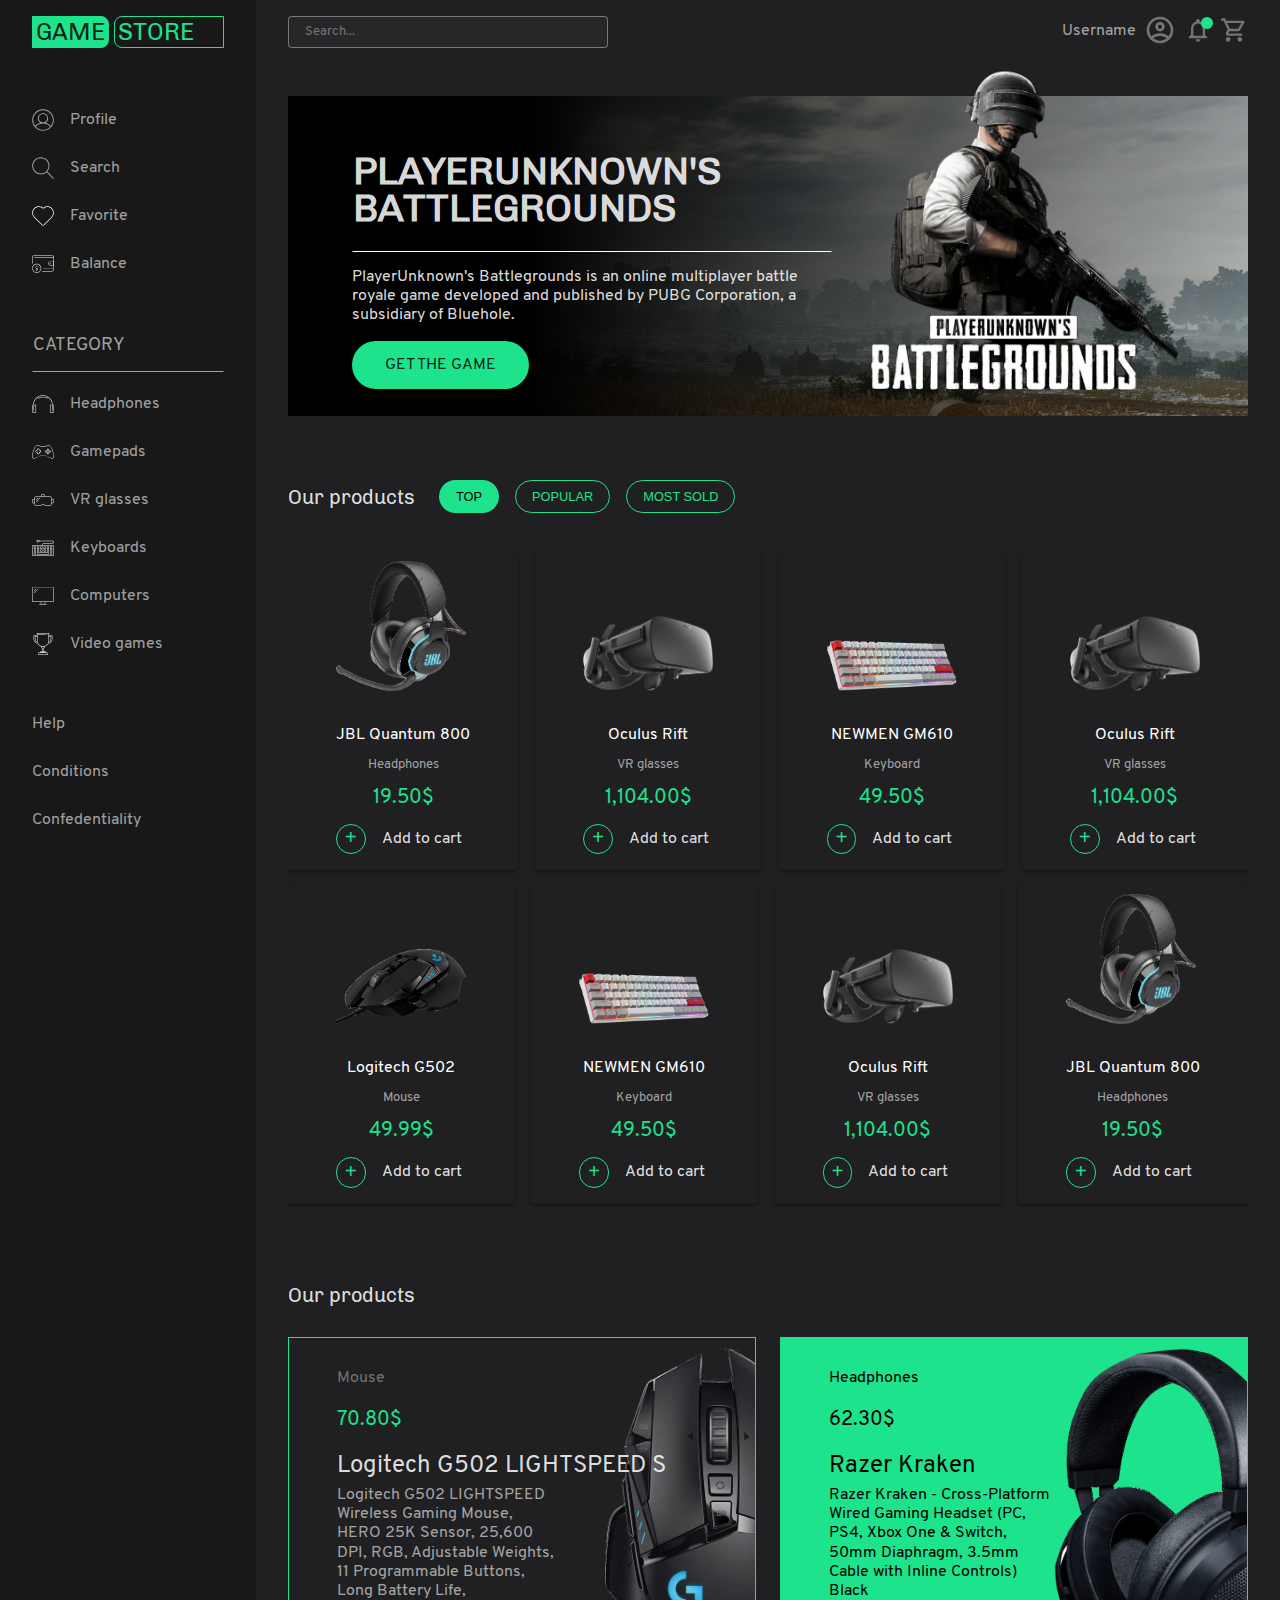
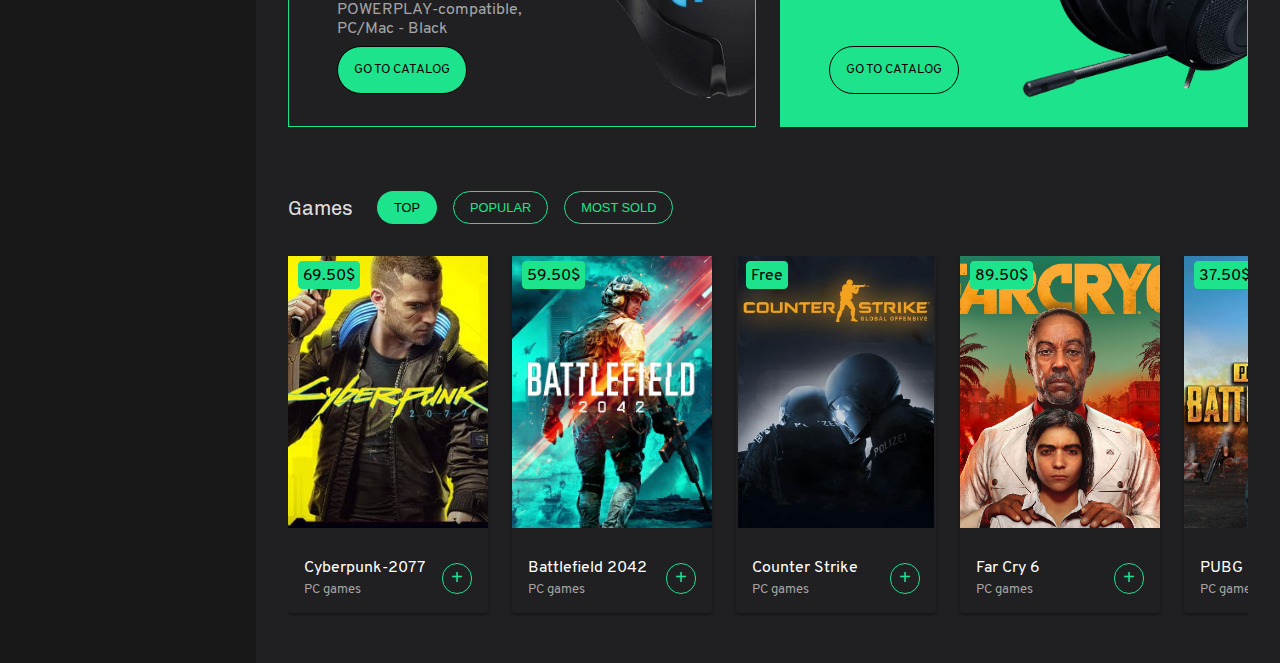
<file: index.html>
<!DOCTYPE html>
<html lang="fr">

<head>
    <meta charset="utf-8" />
    <title>GameStore</title>
    <link rel="stylesheet" type="text/css" href="css/style.css" />
</head>
<!-- Les titres de diffréntes niveaux sont réalisés par css classes -->
<body>
    <div class="Header">
        <div class="Search">
            <input type="search" id="site-search" name="q" aria-label="Search through site content" placeholder="Search...">
            <button>Search</button>
        </div>
        <div class="ButtonGroup">
            <div id="user">
                <p>Username</p>
                <img src="svg/account_circle.svg" width='32px'/>
            </div>
            <div id="notif">
                    <img src="svg/notifications.svg" width='28px'/>
                <span class="dot"></span>
            </div>
            <img src="svg/shopping_cart.svg" width='28px'/>
        </div>
    </div>

    <div class="Menu">
        <div class="Logo">
            <span>Game</span><p>store</p>
        </div>
        <div class="MenuContainer">
            <div class="MenuItem">

                <img src="svg/user.svg" width="22px">
                <p>Profile</p>
            </div>
            <div class="MenuItem">

                <img src="svg/search.svg" width="22px">
                <p>Search</p>
            </div>
            <div class="MenuItem">
                <img src="svg/heart.svg" width="22px">
                <p>Favorite</p>
            </div>
            <div class="MenuItem">

                <img src="svg/wallet.svg" width="22px">
                <p>Balance</p>
            </div>
        </div>
        <div class="MenuContainer">
            <p class="MenuContainerHeader"> Category</p>
            <div class="MenuItem">
                <img src="svg/headphone.svg" width="22px">
                <p>Headphones</p>
            </div>
            <div class="MenuItem">
                <img src="svg/game-controller.svg" width="22px">
                <p>Gamepads</p>
            </div>
            <div class="MenuItem">
                <img src="svg/vr-glasses.svg" width="22px">
                <p>VR glasses</p>
            </div>
            <div class="MenuItem">
                <img src="svg/keyboard.svg" width="22px">
                <p>Keyboards</p>
            </div>
            <div class="MenuItem">
                <img src="svg/computer.svg" width="22px">
                <p>Computers</p>
            </div>
            <div class="MenuItem">
                <img src="svg/trophy.svg" width="22px">
                <p>Video games</p>
            </div>
        </div>
        <div class="MenuContainer">
            <div class="MenuItem">
                <p>Help</p>
            </div>
            <div class="MenuItem">
                <p>Conditions</p>
            </div>
            <div class="MenuItem">
                <p>Confedentiality</p>
            </div>
        </div>
    </div>
    <div class="Main">
        <div class="Banner">
            <div class='banner_background'>
                <div id="gardient"></div>
                <img id='banner_background' src="images/main_banner.jpg" alt='text' width='1152px'>
            </div>
            <div id="banner_content">
                <div id="BannerText">
                    <p class="BannerHeader">Playerunknown's Battlegrounds</p>
                    <p>PlayerUnknown's Battlegrounds is an online multiplayer battle royale game developed and published by PUBG Corporation, a subsidiary of Bluehole. </p>
                    <button type="button">Get the game</button>
                </div>
                <img id='content_img' src="images/main_banner_img.png" alt='text' height='400px'>
            </div>
        </div>
        <div class="Section">
            <div class="SectionHeader">
                <p class="HeaderText">Our products</p>
                <button class="Selector filled" type="button">Top</button>
                <button class="Selector" type="button">Popular</button>
                <button class="Selector" type="button">Most sold</button>
            </div>
            <div class="SectionBox">
                <div class="SectionContainer">
                    <div class="ItemCard">
                        <div><img class="Image" src="images/headphones.png" width="130px"></img>
                        </div>
                        <p class="Title">JBL Quantum 800</p>
                        <p class="Subtitle">Headphones</p>
                        <p class="Price">19.50$</p>
                        <div class="Btn">
                            <button name="btn" type="button" href="products_page.html">+</button>
                            <label for="btn">Add to cart</label>
                        </div>
                    </div>

                    <div class="ItemCard">
                        <div><img class="Image" src="images/glasses.png" width="130px"></img>
                        </div>
                        <p class="Title">Oculus Rift </p>
                        <p class="Subtitle">VR glasses</p>
                        <p class="Price">1,104.00$</p>
                        <div class="Btn">
                            <button name="btn" type="button">+</button>
                            <label for="btn">Add to cart</label>
                        </div>
                    </div>
                    <div class="ItemCard">
                        <div><img class="Image" src="images/keyboard.png" width="130px"></img>
                        </div>
                        <p class="Title">NEWMEN GM610</p>
                        <p class="Subtitle">Keyboard</p>
                        <p class="Price">49.50$</p>
                        <div class="Btn">
                            <button name="btn" type="button">+</button>
                            <label for="btn">Add to cart</label>
                        </div>
                    </div>
                    <div class="ItemCard">
                        <div><img class="Image" src="images/glasses.png" width="130px"></img>
                        </div>
                        <p class="Title">Oculus Rift </p>
                        <p class="Subtitle">VR glasses</p>
                        <p class="Price">1,104.00$</p>
                        <div class="Btn">
                            <button name="btn" type="button">+</button>
                            <label for="btn">Add to cart</label>
                        </div>
                    </div>
                    <div class="ItemCard">
                        <div><img class="Image" src="images/mouse.png" width="130px"></img>
                        </div>
                        <p class="Title">Logitech G502</p>
                        <p class="Subtitle">Mouse</p>
                        <p class="Price">49.99$</p>
                        <div class="Btn">
                            <button name="btn" type="button">+</button>
                            <label for="btn">Add to cart</label>
                        </div>
                    </div>
                    <div class="ItemCard">
                        <div><img class="Image" src="images/keyboard.png" width="130px"></img>
                        </div>
                        <p class="Title">NEWMEN GM610</p>
                        <p class="Subtitle">Keyboard</p>
                        <p class="Price">49.50$</p>
                        <div class="Btn">
                            <button name="btn" type="button">+</button>
                            <label for="btn">Add to cart</label>
                        </div>
                    </div>

                    <div class="ItemCard">
                        <div><img class="Image" src="images/glasses.png" width="130px"></img>
                        </div>
                        <p class="Title">Oculus Rift </p>
                        <p class="Subtitle">VR glasses</p>
                        <p class="Price">1,104.00$</p>
                        <div class="Btn">
                            <button name="btn" type="button">+</button>
                            <label for="btn">Add to cart</label>
                        </div>
                    </div>
                    <div class="ItemCard">
                        <div><img class="Image" src="images/headphones.png" width="130px"></img>
                        </div>
                        <p class="Title">JBL Quantum 800</p>
                        <p class="Subtitle">Headphones</p>
                        <p class="Price">19.50$</p>
                        <div class="Btn">
                            <button name="btn" type="button">+</button>
                            <label for="btn">Add to cart</label>
                        </div>
                    </div>
                    <div class="ItemCard">
                        <div><img class="Image" src="images/keyboard.png" width="130px"></img>
                        </div>
                        <p class="Title">NEWMEN GM610</p>
                        <p class="Subtitle">Keyboard</p>
                        <p class="Price">49.50$</p>
                        <div class="Btn">
                            <button name="btn" type="button">+</button>
                            <label for="btn">Add to cart</label>
                        </div>
                    </div>
                    <div class="ItemCard">
                        <div><img class="Image" src="images/glasses.png" width="130px"></img>
                        </div>
                        <p class="Title">Oculus Rift </p>
                        <p class="Subtitle">VR glasses</p>
                        <p class="Price">1,104.00$</p>
                        <div class="Btn">
                            <button name="btn" type="button">+</button>
                            <label for="btn">Add to cart</label>
                        </div>
                    </div>

                    <div class="ItemCard">
                        <div><img class="Image" src="images/headphones.png" width="130px"></img>
                        </div>
                        <p class="Title">JBL Quantum 800</p>
                        <p class="Subtitle">Headphones</p>
                        <p class="Price">19.50$</p>
                        <div class="Btn">
                            <button name="btn" type="button">+</button>
                            <label for="btn">Add to cart</label>
                        </div>
                    </div>
                    <div class="ItemCard">
                        <div><img class="Image" src="images/mouse.png" width="130px"></img>
                        </div>
                        <p class="Title">Logitech G502</p>
                        <p class="Subtitle">Mouse</p>
                        <p class="Price">49.99$</p>
                        <div class="Btn">
                            <button name="btn" type="button">+</button>
                            <label for="btn">Add to cart</label>
                        </div>
                    </div>
                </div>
            </div>
        </div>
        <div class="Section">
            <div class="SectionHeader">
                <p class="HeaderText">Our products</p>
            </div>
            <div class="SectionContainer">
                <div class="Sm-Banner">
                    <div class="Sm-Banner-content">
                        <p class="Subtitle">Mouse</p>
                        <p class="Price">70.80$</p>
                        <p class="Title">Logitech G502 LIGHTSPEED S</p>
                        <p class="Desc">Logitech G502 LIGHTSPEED Wireless Gaming Mouse, HERO 25K Sensor, 25,600 DPI, RGB, Adjustable Weights, 11 Programmable Buttons, Long Battery Life, POWERPLAY-compatible, PC/Mac - Black </p>
                        <button type="button">Go to catalog </button>
                    </div>
                    <img src="images/mouse_banner.png" height="450px"></img>
                </div>
                <div class="Sm-Banner filled">
                    <div class="Sm-Banner-content">
                        <p class="Subtitle">Headphones</p>
                        <p class="Price">62.30$</p>
                        <p class="Title">Razer Kraken</p>
                        <p class="Desc">Razer Kraken - Cross-Platform Wired Gaming Headset (PC, PS4, Xbox One & Switch, 50mm Diaphragm, 3.5mm Cable with Inline Controls) Black</p>
                        <button type="button">Go to catalog </button>
                    </div>
                    <img src="images/headphones_banner.png" height="450px"></img>
                </div>
            </div>
        </div>
        <div class="Section">
            <div class="SectionHeader">
                <p class="HeaderText">Games</p>
                <button class="Selector filled" type="button">Top</button>
                <button class="Selector" type="button">Popular</button>
                <button class="Selector" type="button">Most sold</button>
            </div>
            <div class="GamesContainer">
                <div class="Games">
                    <div class="ItemCard">
                        <div class="ImageContainer"><img class="Image" src="images/cyberpunk.jpg"></img>
                        </div>
                        <div class="PriceContainer">
                            <p class="Price">69.50$</p>
                        </div>
                        <div class="Subcontent">
                            <div class="TextContent">
                                <p class="Title">Cyberpunk-2077</p>
                                <p class="Subtitle">PC games</p>
                            </div>
                            <div class="Btn">
                                <button name="btn" type="button">+</button>
                            </div>
                        </div>
                    </div>
                    <div class="ItemCard">
                        <div class="ImageContainer"><img class="Image" src="images/battlefield.jpg"></img>
                        </div>
                        <div class="PriceContainer">
                            <p class="Price">59.50$</p>
                        </div>
                        <div class="Subcontent">
                            <div class="TextContent">
                                <p class="Title">Battlefield 2042</p>
                                <p class="Subtitle">PC games</p>
                            </div>
                            <div class="Btn">
                                <button name="btn" type="button">+</button>
                            </div>
                        </div>
                    </div>
                    <div class="ItemCard">
                        <div class="ImageContainer"><img class="Image" src="images/cs.jpg"></img>
                        </div>
                        <div class="PriceContainer">
                            <p class="Price">Free</p>
                        </div>
                        <div class="Subcontent">
                            <div class="TextContent">
                                <p class="Title">Counter Strike</p>
                                <p class="Subtitle">PC games</p>
                            </div>
                            <div class="Btn">
                                <button name="btn" type="button">+</button>
                            </div>
                        </div>
                    </div>
                    <div class="ItemCard">
                        <div class="ImageContainer"><img class="Image" src="images/far_cry.png"></img>
                        </div>
                        <div class="PriceContainer">
                            <p class="Price">89.50$</p>
                        </div>
                        <div class="Subcontent">
                            <div class="TextContent">
                                <p class="Title">Far Cry 6</p>
                                <p class="Subtitle">PC games</p>
                            </div>
                            <div class="Btn">
                                <button name="btn" type="button">+</button>
                            </div>
                        </div>
                    </div>
                    <div class="ItemCard">
                        <div class="ImageContainer"><img class="Image" src="images/pubg.jpg"></img>
                        </div>
                        <div class="PriceContainer">
                            <p class="Price">37.50$</p>
                        </div>
                        <div class="Subcontent">
                            <div class="TextContent">
                                <p class="Title">PUBG</p>
                                <p class="Subtitle">PC games</p>
                            </div>
                            <div class="Btn">
                                <button name="btn" type="button">+</button>
                            </div>
                        </div>
                    </div>

                    <div class="ItemCard">
                        <div class="ImageContainer"><img class="Image" src="images/battlefield.jpg"></img>
                        </div>
                        <div class="PriceContainer">
                            <p class="Price">59.50$</p>
                        </div>
                        <div class="Subcontent">
                            <div class="TextContent">
                                <p class="Title">Battlefield 2042</p>
                                <p class="Subtitle">PC games</p>
                            </div>
                            <div class="Btn">
                                <button name="btn" type="button">+</button>
                            </div>
                        </div>
                    </div>
                    <div class="ItemCard">
                        <div class="ImageContainer"><img class="Image" src="images/dota.jpg"></img>
                        </div>
                        <div class="PriceContainer">
                            <p class="Price">Free</p>
                        </div>
                        <div class="Subcontent">
                            <div class="TextContent">
                                <p class="Title">Dota 2</p>
                                <p class="Subtitle">PC games</p>
                            </div>
                            <div class="Btn">
                                <button name="btn" type="button">+</button>
                            </div>
                        </div>
                    </div>
                </div>
            </div>
        </div>
    </div>
    <div class="Footer"></div>
    </div>

</body>
<script src="js/index.js"> </script>

</html>
</file>
<file: css/style.css>
:root {
	--color-background: #202022;
	--color-surface: #181818;
	--color-card: #272729;
	--color-primary: #1ee38d;
	--color-yellow: #eac435;
	--color-text-1: #ffffffde;
	--color-text-2: #ffffff99;
	--color-text-disabled: #ffffff61;
	--color-yellow: #eac435;
	--color-text-onLight-1: #000000de;
	--color-text-onLight-2: #00000099;
	--color-text-onLight-disabled: #00000061;
	--font-family-heading: "Chivo";
	--font-family-paragraph: "Overpass";
	--font-size-h1: 2.441rem;
	--font-size-h2: 1.953rem;
	--font-size-h3: 1.5rem;
	--font-size-h4: 1.25rem;
	--font-size-h5: 1rem;
	--font-size-p5: 1rem;
	--font-size-p4: 1.25rem;
	--font-size-p6: 0.8rem;
	--shadow-1: 0px 2px 2px 0px rgba(0, 0, 0, 0.14),
		0px 3px 1px -2px rgba(0, 0, 0, 0.12), 0px 1px 5px 0px rgba(0, 0, 0, 0.2);
	--shadow-1-hover: 0px 8px 17px 2px rgba(0, 0, 0, 0.44),
		0px 3px 14px 2px rgba(0, 0, 0, 0.32), 0px 5px 5px -3px rgba(0, 0, 0, 0.2);
	--animation-timing: cubic-bezier(0.55, 0.06, 0.68, 0.19);
}

/* Fonts */

/* overpass-300italic - latin */
@font-face {
	font-family: "Overpass";
	font-style: italic;
	font-weight: 300;
	src: url("../fonts/overpass-v5-latin-300italic.eot");
	/* IE9 Compat Modes */
	src: local(""),
		url("../fonts/overpass-v5-latin-300italic.eot?#iefix")
			format("embedded-opentype"),
		/* IE6-IE8 */ url("../fonts/overpass-v5-latin-300italic.woff2")
			format("woff2"),
		/* Super Modern Browsers */ url("../fonts/overpass-v5-latin-300italic.woff")
			format("woff"),
		/* Modern Browsers */ url("../fonts/overpass-v5-latin-300italic.ttf")
			format("truetype"),
		/* Safari, Android, iOS */
			url("../fonts/overpass-v5-latin-300italic.svg#Overpass") format("svg");
	/* Legacy iOS */
}

/* overpass-regular - latin */

@font-face {
	font-family: "Overpass";
	font-style: normal;
	font-weight: 400;
	src: url("../fonts/overpass-v5-latin-regular.eot");
	/* IE9 Compat Modes */
	src: local(""),
		url("../fonts/overpass-v5-latin-regular.eot?#iefix")
			format("embedded-opentype"),
		/* IE6-IE8 */ url("../fonts/overpass-v5-latin-regular.woff2")
			format("woff2"),
		/* Super Modern Browsers */ url("../fonts/overpass-v5-latin-regular.woff")
			format("woff"),
		/* Modern Browsers */ url("../fonts/overpass-v5-latin-regular.ttf")
			format("truetype"),
		/* Safari, Android, iOS */
			url("../fonts/overpass-v5-latin-regular.svg#Overpass") format("svg");
	/* Legacy iOS */
}

/* overpass-700 - latin */

@font-face {
	font-family: "Overpass";
	font-style: normal;
	font-weight: 700;
	src: url("../fonts/overpass-v5-latin-700.eot");
	/* IE9 Compat Modes */
	src: local(""),
		url("../fonts/overpass-v5-latin-700.eot?#iefix") format("embedded-opentype"),
		/* IE6-IE8 */ url("../fonts/overpass-v5-latin-700.woff2") format("woff2"),
		/* Super Modern Browsers */ url("../fonts/overpass-v5-latin-700.woff")
			format("woff"),
		/* Modern Browsers */ url("../fonts/overpass-v5-latin-700.ttf")
			format("truetype"),
		/* Safari, Android, iOS */
			url("../fonts/overpass-v5-latin-700.svg#Overpass") format("svg");
	/* Legacy iOS */
}

/* chivo-regular - latin */

@font-face {
	font-family: "Chivo";
	font-style: normal;
	font-weight: 400;
	src: url("../fonts/chivo-v12-latin-regular.eot");
	/* IE9 Compat Modes */
	src: local(""),
		url("../fonts/chivo-v12-latin-regular.eot?#iefix")
			format("embedded-opentype"),
		/* IE6-IE8 */ url("../fonts/chivo-v12-latin-regular.woff2") format("woff2"),
		/* Super Modern Browsers */ url("../fonts/chivo-v12-latin-regular.woff")
			format("woff"),
		/* Modern Browsers */ url("../fonts/chivo-v12-latin-regular.ttf")
			format("truetype"),
		/* Safari, Android, iOS */ url("../fonts/chivo-v12-latin-regular.svg#Chivo")
			format("svg");
	/* Legacy iOS */
}

/* reset */

html,
body,
div,
span,
applet,
object,
iframe,
h1,
h2,
h3,
h4,
h5,
h6,
p,
blockquote,
pre,
a,
abbr,
acronym,
address,
big,
cite,
code,
del,
dfn,
em,
img,
ins,
kbd,
q,
s,
samp,
small,
strike,
strong,
sub,
sup,
tt,
var,
b,
u,
i,
center,
dl,
dt,
dd,
ol,
ul,
li,
fieldset,
form,
label,
legend,
table,
caption,
tbody,
tfoot,
thead,
tr,
th,
td,
article,
aside,
canvas,
details,
embed,
figure,
figcaption,
footer,
header,
hgroup,
menu,
nav,
output,
ruby,
section,
summary,
time,
mark,
audio,
video {
	margin: 0;
	padding: 0;
	border: 0;
	font-size: 100%;
	font: inherit;
	vertical-align: baseline;
}

/* HTML5 display-role reset for older browsers */

article,
aside,
details,
figcaption,
figure,
footer,
header,
hgroup,
menu,
nav,
section {
	display: block;
}

body {
	line-height: 1;
}

ol,
ul {
	list-style: none;
}

blockquote,
q {
	quotes: none;
}

blockquote:before,
blockquote:after,
q:before,
q:after {
	content: "";
	content: none;
}

table {
	border-collapse: collapse;
	border-spacing: 0;
}

/* //scroll styles */

* {
	scrollbar-width: thin;
	scrollbar-color: var(--color-card) var(--color-surface);
}
/* Works on Chrome, Edge, and Safari */
*::-webkit-scrollbar {
	width: 0.75rem;
}

*::-webkit-scrollbar-track {
	background: var(--color-surface);
}

*::-webkit-scrollbar-thumb {
	background-color: var(--color-card);
	border-radius: 0.75rem;
	border: 1px solid var(--color-surface);
}
/* custom classes */

.fill {
	display: flex;
	justify-content: center;
	align-items: center;
	overflow: hidden;
}

.fill img {
	flex-shrink: 0;
	min-width: 100%;
	min-height: 100%;
}

html,
body {
	height: 100%;
	width: 100%;
}

.Glass {
	background-color: rgba(89, 89, 89, 0.35);
	backdrop-filter: blur(3px);
	-webkit-backdrop-filter: blur(3px);
	border: 1px solid rgba(255, 255, 255, 0.18);
	box-shadow: rgba(14, 14, 14, 0.19) 0px 6px 15px 0px;
	-webkit-box-shadow: rgba(14, 14, 14, 0.19) 0px 6px 15px 0px;
	border-radius: 12px;
	-webkit-border-radius: 12px;
	color: rgb(128, 128, 128);
}
/* body {
    display: grid;
    grid: 4rem 2rem 1fr 2rem 3rem /18rem [main] 1fr 12rem;
    grid-template-areas: "menu header header" "menu ... ..." "menu main aside" "... ... ..." "footer footer footer";
    background-color: var(--color-background);
    overflow-x: hidden;
} */

/* @media screen and (max-width: 1400px) { */

body {
	display: grid;
	grid: 4rem 2rem 1fr 2rem /16rem [main] 1fr;
	grid-template-areas: "menu header" "menu ..." "menu main" "menu ...";
	background-color: var(--color-background);
	overflow-x: hidden;
}

.Header {
	position: relative;
	grid-area: header;
	display: flex;
	padding: 1rem 2rem;
	color: var(--color-text1);
	font-family: var(--font-family-paragraph);
}

.Header .Search {
	display: flex;
	width: 30rem;
}

.Header .Search input {
	font-family: var(--font-family-paragraph);
	font-size: var(--font-size-p6);
	background-color: var(--color-card);
	color: var(--color-text-2);
	border: 1px solid var(--color-text-disabled);
	border-radius: 0.25rem;
	width: 100%;
	padding: 0 1rem;
}

.Header .Search button {
	border: none;
	display: none;
}

.Header .ButtonGroup {
	display: flex;
	gap: 0.5rem;
	width: 100%;
	align-items: center;
	justify-content: end;
	color: var(--color-text-2);
	align-items: flex-start;
}

.Header .ButtonGroup #user {
	display: flex;
	gap: 0.5rem;
	align-items: center;
}

.Header .ButtonGroup #user p {
	margin-bottom: 0.1rem;
}

.Header .ButtonGroup #user img {
	position: relative;
	top: -0.1rem;
}
.Header .ButtonGroup #user:hover {
	color: var(--color-primary);
}
.Header .ButtonGroup #notif {
	position: relative;
}
.Header .ButtonGroup #notif .dot {
	position: absolute;
	height: 0.75rem;
	width: 0.75rem;
	background-color: var(--color-primary);
	border-radius: 50%;
	display: inline-block;
	right: -1px;
	top: 0.5px;
}
.Menu {
	grid-area: menu;
	display: flex;
	flex-direction: column;
	/* padding: 1rem 3rem; */
	background-color: var(--color-surface);
	font-family: var(--font-family-paragraph);
	overflow-y: scroll;
}

.Menu .Logo {
	font-size: var(--font-size-h3);
	color: white;
	font-family: var(--font-family-heading);
	text-transform: uppercase;
	color: var(--color-primary);
	margin: 1rem 2rem;
	margin-bottom: 2rem;
	display: flex;
	justify-content: center;
	align-items: center;
	gap: 0.2rem;
}
.Logo span {
	border: 1px solid var(--color-primary);
	border-radius: 0 0.5rem 0.5rem 0;
	padding: 0.2rem;
	width: min-content;
	display: flex;
	justify-content: end;
	background-color: var(--color-primary);
	color: var(--color-text-onLight-1);
	margin-right: 0.1rem;
}
.Logo p {
	padding: 0.2rem;
	border: 1px solid var(--color-primary);
	border-radius: 0.5rem 0 0 0.5rem;
	width: 100%;
}

.Menu .MenuContainer {
	padding: 1rem 2rem;
	display: flex;
	flex-direction: column;
	color: var(--color-text-2);
}

.Menu .MenuContainer .MenuContainerHeader {
	font-size: large;
	/* font-weight: bold; */
	text-transform: uppercase;
	border: 1px solid transparent;
	border-bottom-color: var(--color-text-2);
	padding: 1rem 0;
	margin-bottom: 0.5rem;
}

.Menu .MenuContainer .MenuItem {
	display: flex;
	flex-direction: row;
	align-items: center;
	gap: 1rem;
	color: var(--color-text-2);
}

.Menu .MenuContainer .MenuItem p {
	padding: 1rem 0;
	font-size: var(--font-size-p5);
}

.Main {
	grid-area: main;
	padding: 0 2rem;
	font-family: var(--font-family-paragraph);
}

.Main .Banner {
	position: relative;
	width: 100%;
	height: 20rem;
	display: flex;
	flex-direction: column;
	box-sizing: border-box;
	color: var(--color-text-1);
}

.Main .Banner .banner_background {
	width: 100%;
	height: 100%;
	overflow: hidden;
	position: absolute;
	top: 0;
	left: 0;
	background-color: var(--color-background);
}

.Main .Banner .banner_background #gardient {
	background: linear-gradient(
		90deg,
		rgba(0, 0, 0, 1) 0%,
		rgba(0, 0, 0, 1) 25%,
		rgba(0, 0, 0, 0) 100%
	);
	width: 100%;
	height: 100%;
	overflow: hidden;
	position: absolute;
	top: 0;
	left: 0;
	z-index: 3;
}

.Main .Banner .banner_background img {
	min-width: 100%;
	position: absolute;
	bottom: -260px;
	right: 0;
	opacity: 0.75;
	z-index: 2;
}

.Main .Banner #banner_content {
	/* display: flex; */
	flex-direction: row;
	width: 100%;
	z-index: 3;
}

.Main .Banner #banner_content #content_img {
	position: absolute;
	top: -60px;
	right: -75px;
	z-index: 5;
}

.Main .Banner #banner_content #BannerText {
	gap: 1rem;
	padding: 2rem 4rem;
	display: flex;
	flex-direction: column;
	width: 50%;
}

.Main .Banner #banner_content #BannerText .BannerHeader {
	font-family: var(--font-family-heading);
	font-size: var(--font-size-h1);
	text-transform: uppercase;
	font-weight: 900;
	padding: 1.5rem 0;
	border: 1px solid transparent;
	border-bottom-color: white;
	line-height: 2.3rem;
	/* color: var(--color-yellow); */
}

.Main .Banner #banner_content #BannerText p {
	/* height: 100%; */
	line-height: 1.2rem;
}

.Main .Banner #banner_content #BannerText button {
	display: block;
	height: 3rem;
	padding: 0.5rem 2rem;
	text-align: center;
	background-color: var(--color-primary);
	color: var(--color-text-onLight-1);
	border: 1px solid transparent;
	border-radius: 2rem;
	font-size: var(--font-size-p5);
	font-family: var(--font-family-paragraph);
	width: max-content;
	text-transform: uppercase;
	transition: all 0.3s;
}
.Main .Banner #banner_content #BannerText button:hover {
	color: var(--color-primary);
	border-color: var(--color-primary);
	background-color: transparent;
}
.Main .Section {
	display: flex;
	flex-direction: column;
}

.Main .Section .SectionHeader {
	display: flex;
	gap: 1rem;
	padding-bottom: 2rem;
	padding-top: 4rem;
}

.Main .Section .SectionHeader .HeaderText {
	font-family: var(--font-family-heading);
	font-size: var(--font-size-h4);
	color: var(--color-text-1);
	align-self: center;
	margin-right: 0.5rem;
}

.Main .Section .SectionHeader .Selector.filled {
	padding: 0.5rem 1rem;
	background-color: var(--color-primary);
	color: black;
	font-size: var(--font-size-p6);
	text-transform: uppercase;
	border: 1px solid transparent;
	border-radius: 2rem;
}

.Main .Section .SectionHeader .Selector {
	padding: 0.5rem 1rem;
	background-color: transparent;
	color: var(--color-primary);
	font-size: var(--font-size-p6);
	text-transform: uppercase;
	border: 1px solid var(--color-primary);
	border-radius: 2rem;
}

.SectionBox {
	width: 100%;
	padding-top: 0.5rem;
	overflow-y: hidden;
	max-height: 668px;
}

@media screen and (max-width: 1310) {
	.Main .Section .SectionBox {
		max-height: 660px;
	}
}

.Main .Section .SectionContainer {
	display: flex;
	flex-wrap: wrap;
	gap: 1rem;
	height: 100%;
	justify-content: space-between;
	flex-wrap: wrap;
}

.ItemCard {
	display: flex;
	justify-content: end;
	padding: 1rem 3rem;
	gap: 1rem;
	flex-direction: column;
	border-radius: 0.25rem;
	box-shadow: var(--shadow-1);
	transition: all 0.3 var(--animation-timing);
}
.ItemCard:hover {
	box-shadow: var(--shadow-1-hover);
}
.ItemCard .Image {
	margin-top: -0.5rem;
	margin-bottom: 1rem;
}

.ItemCard .Title {
	font-size: var(--font-size-p5);
	color: white;
	text-align: center;
}

.ItemCard .Subtitle {
	font-size: var(--font-size-p6);
	color: var(--color-text-2);
	text-align: center;
}

.ItemCard .Price {
	font-size: var(--font-size-p4);
	color: var(--color-primary);
	text-align: center;
}

.ItemCard .Btn {
	display: flex;
	align-items: center;
	gap: 1rem;
}
.ItemCard .Btn label {
	color: var(--color-text-1);
}
.ItemCard .Btn button {
	border: 1px solid var(--color-primary);
	border-radius: 2rem;
	background-color: transparent;
	color: var(--color-primary);
	font-size: var(--font-size-p4);
	padding: 0.25rem 0.5rem;
	padding-top: 0.1rem;
	transition: all 0.3s var(--animation-timing);
}
.ItemCard .Btn button:hover {
	border-color: transparent;
	background-color: var(--color-primary);
	color: var(--color-text-onLight-1);
}
.Sm-Banner {
	width: 48.5%;
	position: relative;
	border: 1px solid var(--color-primary);
	overflow: hidden;
}

.Sm-Banner img {
	height: 350px;
	position: absolute;
	right: -40px;
	top: 0;
}

@media only screen and (max-width: 1400px) {
	.Sm-Banner img {
		height: 350px;
		position: absolute;
		right: -50px;
		top: 10px;
	}
}

.Sm-Banner .Sm-Banner-content {
	position: relative;
	z-index: 2;
	display: flex;
	flex-direction: column;
	padding: 2rem 3rem;
	padding-bottom: 2rem;
	gap: 0.5rem;
	color: var(--color-text-1);
}

.Sm-Banner .Sm-Banner-content button {
	display: block;
	height: 3rem;
	padding: 0.25rem 1rem;
	text-align: center;
	background-color: var(--color-primary);
	color: black;
	border: 1px solid transparent;
	border-radius: 2rem;
	font-size: var(--font-size-p6);
	font-family: var(--font-family-paragraph);
	width: max-content;
	text-transform: uppercase;
}
.Sm-Banner .Sm-Banner-content button:hover {
	border-color: var(--color-primary);
	background-color: var(--color-background);
	color: var(--color-primary);
}
.Sm-Banner .Sm-Banner-content .Price {
	color: var(--color-primary);
	font-size: var(--font-size-h4);
	margin: 1rem 0;
}

.Sm-Banner .Sm-Banner-content .Desc {
	height: 8rem;
	width: 60%;
	color: var(--color-text-2);
	line-height: 1.2rem;
	margin-bottom: 1.5rem;
}

.Sm-Banner .Sm-Banner-content .Title {
	font-size: var(--font-size-h3);
}

.Sm-Banner .Sm-Banner-content .Subtitle {
	color: var(--color-text-disabled);
}

.SM-Banner,
.filled {
	background-color: var(--color-primary);
}

.Sm-Banner,
.filled .Sm-Banner-content .Title {
	color: black;
}

.Sm-Banner,
.filled .Sm-Banner-content .Subtitle {
	color: black;
}

.Sm-Banner,
.filled .Sm-Banner-content .Desc {
	color: black;
}

.Sm-Banner,
.filled .Sm-Banner-content .Price {
	color: black;
}

.Sm-Banner .Sm-Banner-content button {
	color: black;
	border-color: black;
}

.GamesContainer {
	width: 100%;
	height: 375px;
	position: relative;
	overflow-x: auto;
	overflow-y: hidden;
}

.Games {
	display: flex;
	position: absolute;
	top: 0;
	left: 0;
	gap: 1.5rem;
	justify-content: space-evenly;
	flex-wrap: nowrap;
	flex-grow: 1;
}

.Games .ItemCard {
	position: relative;
	display: flex;
	flex-direction: column;
	padding: 0;
	width: 200px;
	box-shadow: var(--shadow-1);
	transition: all 0.3s ease-in;
}
.Games .ItemCard:hover {
	box-shadow: var(--shadow-1-hover);
}
.Games .ItemCard .ImageContainer {
	display: flex;
	overflow: hidden;
	justify-content: center;
	align-items: end;
	margin: 0;
	height: 17rem;
	width: 12.5rem;
}

.Games .ItemCard .ImageContainer img {
	margin: 0;
	height: 100%;
}

.Games .ItemCard .PriceContainer {
	position: absolute;
	top: 5px;
	left: 10px;
	background-color: var(--color-primary);
	border: 1px solid var(--color-primary);
	border-radius: 0.25rem;
	padding: 0.25rem;
}

.Games .ItemCard .PriceContainer p {
	color: black;
	margin-top: 0.1rem;
	font-size: var(--font-size-p5);
}

.Games .ItemCard .Subcontent {
	display: flex;
	justify-content: space-between;
	padding: 1rem;
}

.Games .ItemCard .Subcontent .TextContent {
	display: flex;
	flex-direction: column;
	align-items: flex-start;
	gap: 0.5rem;
}

.Footer {
	grid-area: footer;
	background-color: var(--color-surface);
}

/* ---- Product Page styles ------ */
.ProductCardContent {
	display: flex;
	overflow: hidden;
}
.Product {
	width: 30%;
	height: 120%;
	background-color: var(--color-primary);
	padding: 1.5rem;
	display: flex;
	align-items: center;
	flex-direction: column;
	gap: 1rem;
	border-radius: 0.25rem;
	justify-content: space-between;
	z-index: 3;
}
.Product .ProductImage {
	border-radius: 0.5rem;
	height: fit-content;
	padding: 1rem;
	display: flex;
	justify-content: center;
}
.ProductImage img {
	width: 150%;
}
.ProductLogo {
	padding: 1rem 0;
	display: flex;
	justify-content: center;
}
.ProductLogo img {
	width: 110%;
	margin: -1rem;
	opacity: 0.15;
}
.ProductQuantity {
	color: var(--color-text--onLight-1);
	display: flex;
	flex-direction: column;
	justify-content: center;
	gap: 0.5rem;
	width: max-content;
}

.ProductQuantity .header {
	text-transform: uppercase;
	font-size: var(--font-size-h5);
}
.QuantityContainer {
	display: flex;
	gap: 0.5rem;
}
.QuantitySelector {
	display: flex;
	width: 15%;
	justify-content: center;
	align-items: center;
	padding: 0.5rem;
	border: 1px solid var(--color-text-onLight-1);
	border-radius: 0.25rem;
	color: var(--color-text-onLight-1);
	transition: all 0.3s ease-in-out;
}
.QuantitySelector:hover {
	border-color: transparent;
	color: var(--color-text-1);
	background-color: var(--color-surface);
}
.MainContent {
	position: relative;
	width: 80%;
	display: flex;
	flex-direction: column;
	justify-content: end;
	padding: 0 2rem;
	/* z-index: 3; */
}
.MainContent video {
	width: 130%;
	position: absolute;
	top: -43px;
	left: -180px;
	z-index: 1;
}

@media only screen and (min-width: 1500px) {
	.MainContent video {
		width: 130%;
		position: absolute;
		top: -43px;
		left: -215px;
		z-index: 1;
	}
}
@media only screen and (min-width: 1800px) {
	.MainContent video {
		width: 130%;
		position: absolute;
		top: -43px;
		left: -324px;
		z-index: 1;
	}
}
@media only screen and (min-width: 2300px) {
	.MainContent video {
		width: 130%;
		position: absolute;
		top: -43px;
		left: -400px;
		z-index: 1;
	}
}
.MainContent #img {
	width: 120%;
	position: absolute;
	top: 35px;
	left: -60px;
	z-index: 2;
}
.MainContent #logo {
	position: absolute;
	right: -170px;
	top: 150px;
	height: 22%;
	transform: rotate(-90deg);
	opacity: 0.2;
	z-index: -2;
}
.MainContent .MainContainer {
	display: flex;
	flex-direction: column;
	gap: 1rem;
	z-index: 2;
	position: absolute;
	bottom: 20px;
}
.MainContainer .header {
	text-transform: uppercase;
	font-size: var(--font-size-h4);
	color: var(--color-text-1);
}
.MainContainer .subTitle {
	font-size: var(--font-size-p5);
	color: var(--color-text-2);
}
.ContentGroup {
	display: flex;
	gap: 1rem;
	align-items: center;
}
.ContentGroup .Price {
	font-size: var(--font-size-h3);
	color: var(--color-primary);
}
.ContentGroup button {
	border: 1px solid var(--color-primary);
	border-radius: 2.5rem;
	background-color: transparent;
	color: var(--color-primary);
	padding: 0.75rem 1rem;
	text-transform: uppercase;
	font-size: var(--font-size-p6);
	transition: all 0.3s var(--animation-timing);
}

.ContentGroup button:hover {
	border-color: transparent;
	color: var(--color-text-onLight-1);
	background-color: var(--color-primary);
}
.VariantSlider {
	width: 20%;
	display: flex;
	gap: 1rem;
	flex-direction: column;
	align-items: flex-end;
	justify-content: space-between;
	z-index: 3;
	background-color: var(--color-background);
	padding: 1rem;
	border-radius: 0.25rem;
}
.SliderContent {
	display: flex;
	gap: 1rem;
	flex-direction: column;
	width: 100%;
	align-items: flex-end;
	justify-content: center;
}
.SliderCard {
	padding: 1rem;
	width: max-content;
	border-radius: 0.25rem;
	align-items: center;
	transition: all 0.2s ease-out;
}
.SliderCard:hover {
	border: 1px solid var(--color-primary);
}
.SliderCard img {
	width: 6rem;
}
.SelectColor {
	display: flex;
	flex-direction: column;
	gap: 0.5rem;
	align-items: flex-end;
	width: max-content;
}

.SelectColor .header {
	text-transform: uppercase;
	font-size: var(--font-size-h5);
	color: var(--color-text-1);
}
.SelectColor .subTitle {
	font-size: var(--font-size-p5);
	color: var(--color-text-2);
}
.ColorsContainer {
	display: flex;
	gap: 1rem;
}
.ColorSelector {
	border: 8px solid transparent;
	border-radius: 2.5rem;
	width: 1.5rem;
	height: 1.5rem;
	display: flex;
	justify-content: center;
	align-items: center;
	transition: all 0.2s ease-in-out;
}
.ColorSelector:hover {
	background-color: #ffffff81;
}
.ColorSelector .Color {
	background-color: var(--color-yellow);
	border: 8px solid transparent;
	border-radius: 2.5rem;
	width: 0.5rem;
	height: 0.5rem;
	transition: all 0.2s ease-in-out;
}
.ColorSelector:hover .Color {
	height: 0.55rem;
}

.About {
	margin-top: 5rem;
	display: flex;
	justify-content: space-between;
}
video,
.VideoContainer {
	width: 60%;
}
.VideoContainer iframe {
	width: 100%;
	height: 350px;
}

.About .TextContainer {
	margin-bottom: 4rem;
	width: 30%;
	display: flex;
	flex-direction: column;
}
.About .TextContainer h2 {
	color: var(--color-text-1);
	font-family: var(--font-family-heading);
	font-size: var(--font-size-h2);
	margin-bottom: 2rem;
}
.About .TextContainer p {
	color: var(--color-text-2);
	font-family: var(--font-family-paragraph);
	font-size: var(--font-size-p5);
	line-height: 1.2rem;
	letter-spacing: 0.02rem;
	height: 100%;
	margin-bottom: 2rem;
	text-align: justify;
}
.About .LinkGroup {
	display: flex;
	flex-direction: column;
	width: 100%;
	gap: 0.5rem;
}
.About .LinkGroup a {
	display: block;
	/* height: 3rem; */
	padding: 0.5rem;
	text-align: center;
	background-color: var(--color-primary);
	color: var(--color-text-onLight-1);
	border: 1px solid transparent;
	border-radius: 2rem;
	font-size: var(--font-size-p5);
	font-family: var(--font-family-paragraph);
	width: 100%;
	text-transform: uppercase;
	transition: all 0.3s;
	text-decoration: none;
}
.About .LinkGroup #secondary {
	color: var(--color-primary);
	border-color: var(--color-primary);
	background-color: transparent;
}
.About .LinkGroup a:hover {
	color: var(--color-primary);
	border-color: var(--color-primary);
	background-color: transparent;
}
</file>
